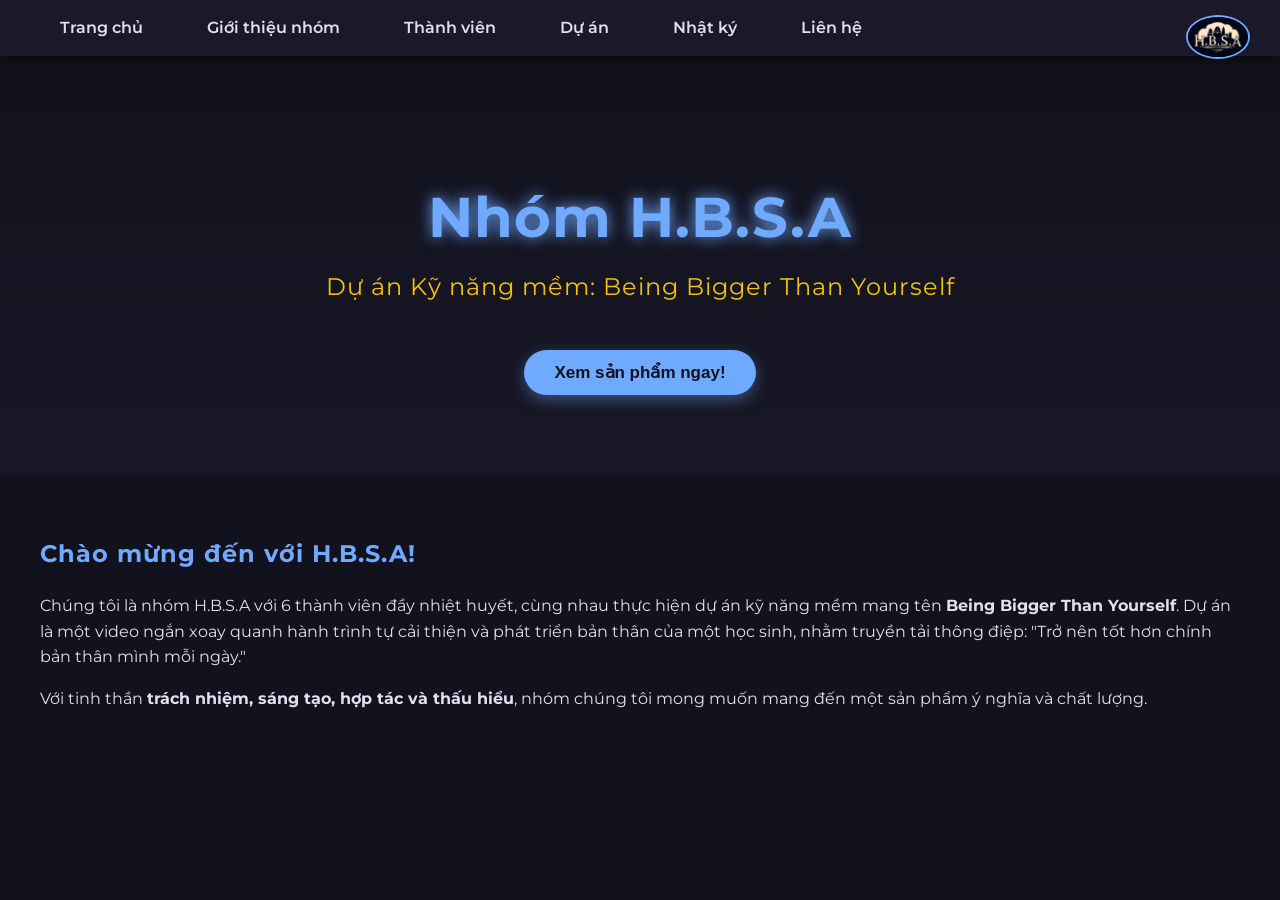
<file: index.html>
<!DOCTYPE html>
<html lang="vi">
<head>
    <meta charset="UTF-8">
    <title>H.B.S.A - Trang chủ</title>
    <link rel="stylesheet" href="style.css">
    <meta name="google-site-verification" content="i07SibPt_olWou39WCFELwC8qASmmsirfhjFAU1vPiI" />
    </head>
<body>
    <nav>
        <a href="index.html">Trang chủ</a>
        <a href="about.html">Giới thiệu nhóm</a>
        <a href="team.html">Thành viên</a>
        <a href="project.html">Dự án</a>
        <a href="diary.html">Nhật ký</a>
        <a href="contact.html">Liên hệ</a>
        
        <img src="logo.png.jpg" style="height:40px; float:right;" alt="H.B.S.A Logo">
    </nav>

    <header>
        <h1>Nhóm H.B.S.A</h1>
        <h3>Dự án Kỹ năng mềm: Being Bigger Than Yourself</h3>
        <button onclick="location.href='project.html'">Xem sản phẩm ngay!</button>
    </header>
    
    <div class="container content-wrapper"> 
        <h2>Chào mừng đến với H.B.S.A!</h2>
        <p>Chúng tôi là nhóm H.B.S.A với 6 thành viên đầy nhiệt huyết, cùng nhau thực hiện dự án kỹ năng mềm mang tên <strong>Being Bigger Than Yourself</strong>. Dự án là một video ngắn xoay quanh hành trình tự cải thiện và phát triển bản thân của một học sinh, nhằm truyền tải thông điệp: "Trở nên tốt hơn chính bản thân mình mỗi ngày."</p>
        <p>Với tinh thần <strong>trách nhiệm, sáng tạo, hợp tác và thấu hiểu</strong>, nhóm chúng tôi mong muốn mang đến một sản phẩm ý nghĩa và chất lượng.</p>
    </div>
</body>
</html>
</file>
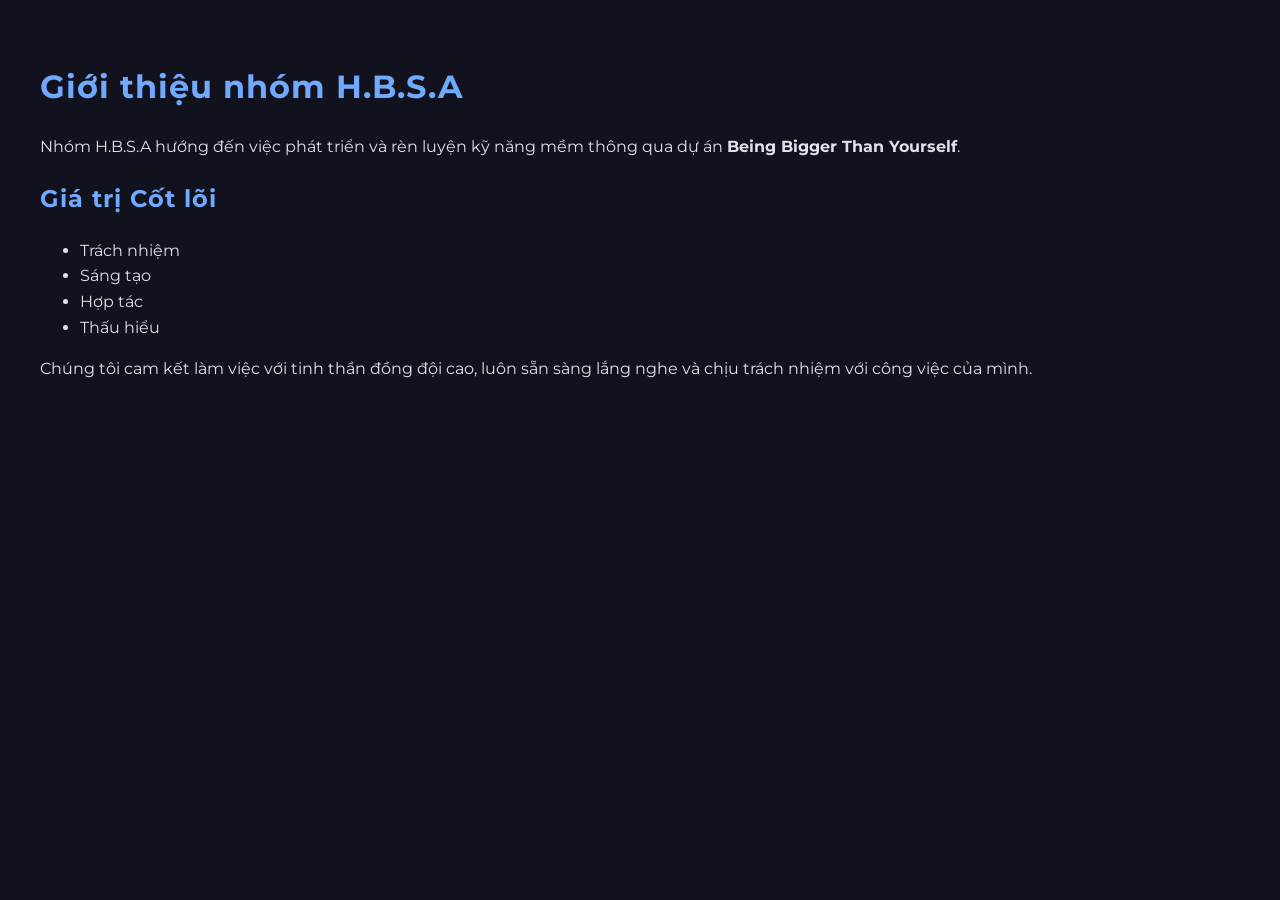
<file: about.html>
<!DOCTYPE html>
<html lang="vi">
<head>
<meta charset="UTF-8">
<title>Giới thiệu nhóm - H.B.S.A</title>
<link rel="stylesheet" href="style.css">
</head>
<body>
    <div class="container content-wrapper">
<h1>Giới thiệu nhóm H.B.S.A</h1>
<p>Nhóm H.B.S.A hướng đến việc phát triển và rèn luyện kỹ năng mềm thông qua dự án <strong>Being Bigger Than Yourself</strong>.</p>

<h2>Giá trị Cốt lõi</h2>
<ul>
    <li>Trách nhiệm</li>
    <li>Sáng tạo</li>
    <li>Hợp tác</li>
    <li>Thấu hiểu</li>
</ul>
<p>Chúng tôi cam kết làm việc với tinh thần đồng đội cao, luôn sẵn sàng lắng nghe và chịu trách nhiệm với công việc của mình.</p>
   </div>
</body>
</html>
</file>
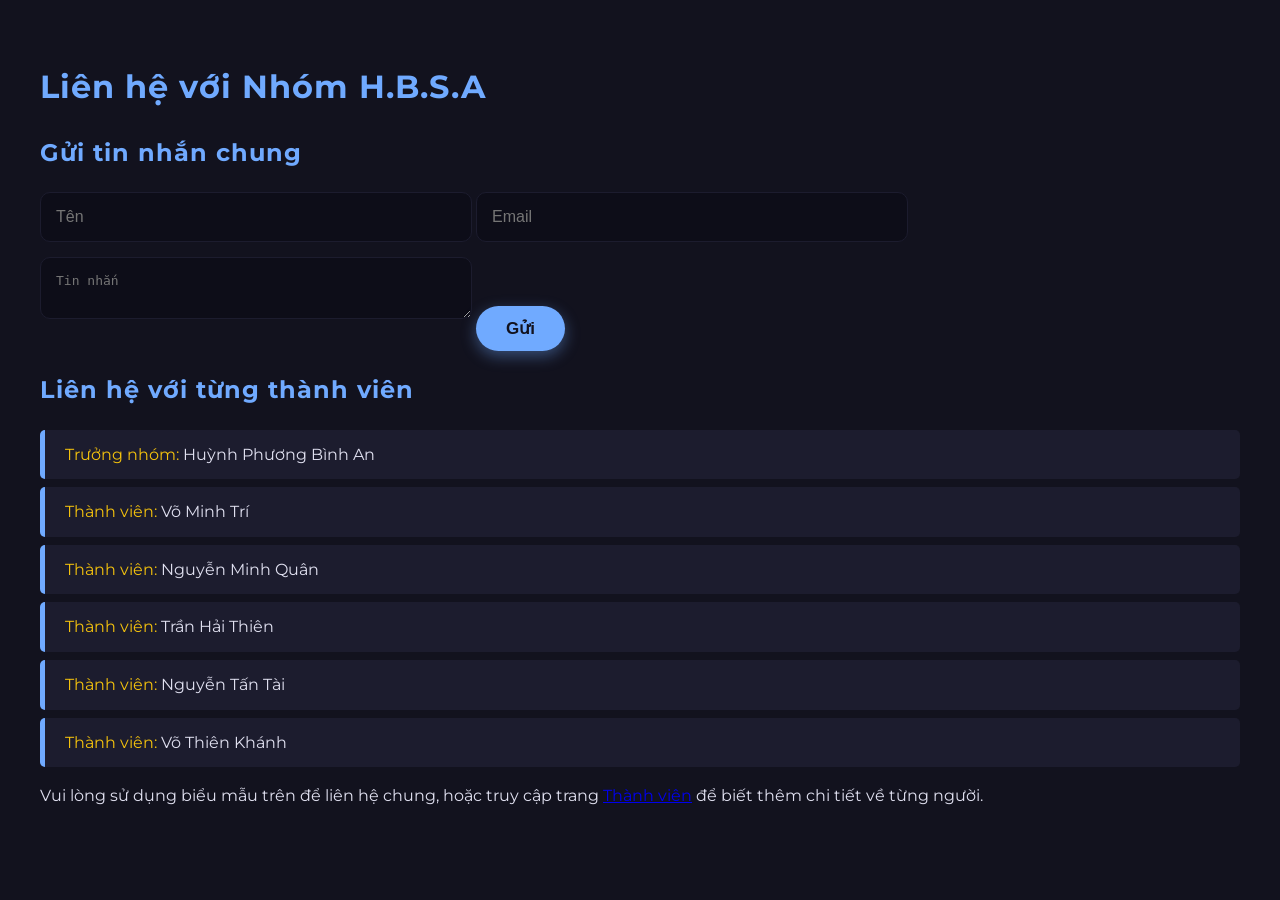
<file: contact.html>
<!DOCTYPE html>
<html lang="vi">
<head>
<meta charset="UTF-8">
<title>Liên hệ - H.B.S.A</title>
<link rel="stylesheet" href="style.css">
</head>
<body>
    <div class="container content-wrapper">
<h1>Liên hệ với Nhóm H.B.S.A</h1>

<h2>Gửi tin nhắn chung</h2>
<form>
<input type="text" placeholder="Tên">
<input type="email" placeholder="Email">
<textarea placeholder="Tin nhắn"></textarea>
<button>Gửi</button>
</form>

<h2>Liên hệ với từng thành viên</h2>
<div class="member-list">
    <div><span>Trưởng nhóm:</span> Huỳnh Phương Bình An</div>
    <div><span>Thành viên:</span> Võ Minh Trí</div>
    <div><span>Thành viên:</span> Nguyễn Minh Quân</div>
    <div><span>Thành viên:</span> Trần Hải Thiên</div>
    <div><span>Thành viên:</span> Nguyễn Tấn Tài</div>
    <div><span>Thành viên:</span> Võ Thiên Khánh</div>
</div>
<p>Vui lòng sử dụng biểu mẫu trên để liên hệ chung, hoặc truy cập trang <a href="team.html">Thành viên</a> để biết thêm chi tiết về từng người.</p>
</div>
</body>
</html>
</file>
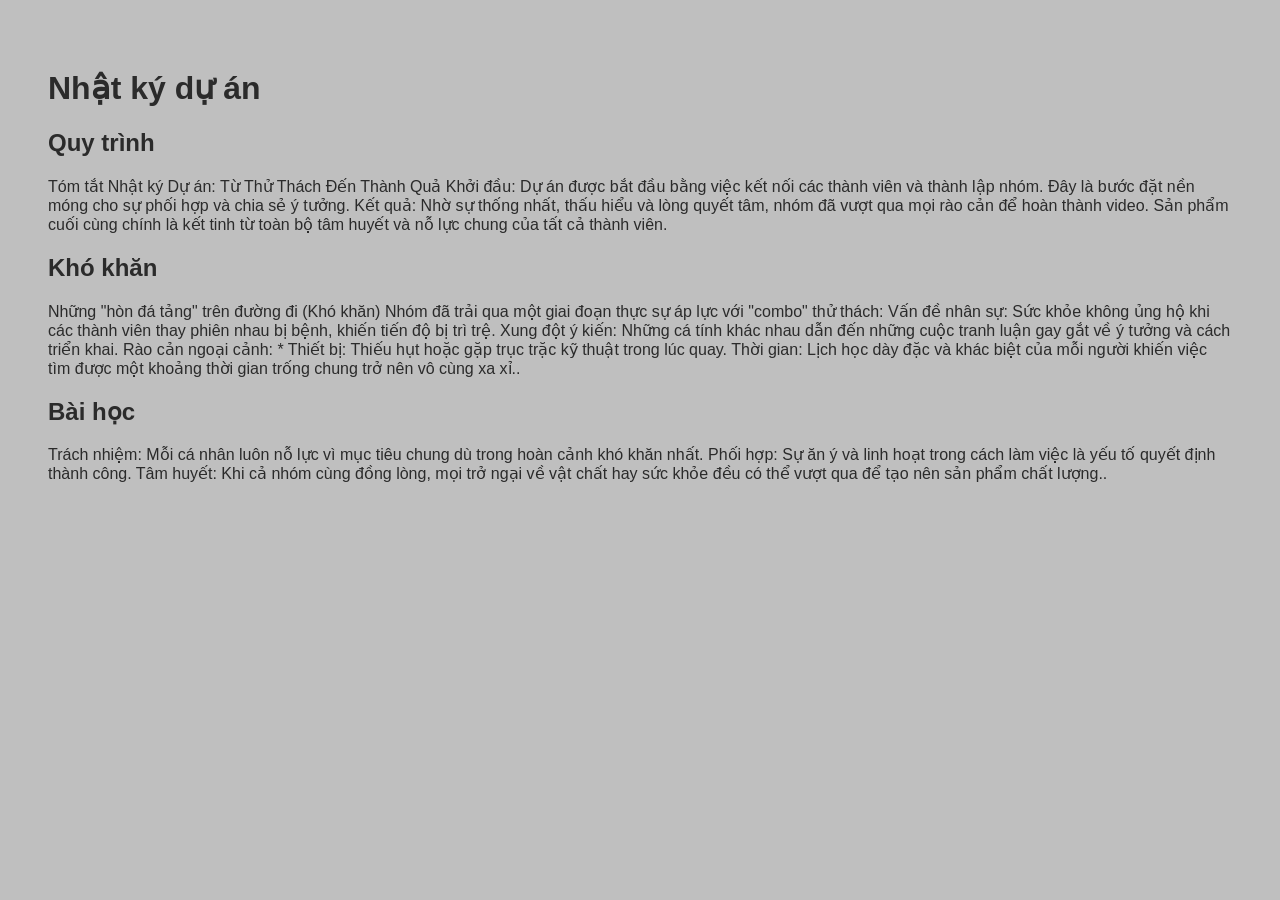
<file: diary.html>
<!DOCTYPE html>
<html lang="vi">
<head>
<meta charset="UTF-8">
<title>Nhật ký - H.B.S.A</title>
<style>
body { background:#bfbfbf; color:#e5e5e5; font-family:Arial; padding:40px; }
h1, h2 { color: #2b2b2b; } /* Thêm màu chữ cho tiêu đề */
p { color: #2b2b2b; } /* Thêm màu chữ cho đoạn văn */
</style>
</head>
<body>
<h1>Nhật ký dự án</h1>

<h2>Quy trình</h2>
<p>Tóm tắt Nhật ký Dự án: Từ Thử Thách Đến Thành Quả
Khởi đầu: Dự án được bắt đầu bằng việc kết nối các thành viên và thành lập nhóm. Đây là bước đặt nền móng cho sự phối hợp và chia sẻ ý tưởng.
Kết quả: Nhờ sự thống nhất, thấu hiểu và lòng quyết tâm, nhóm đã vượt qua mọi rào cản để hoàn thành video. Sản phẩm cuối cùng chính là kết tinh từ toàn bộ tâm huyết và nỗ lực chung của tất cả thành viên.</p>

<h2>Khó khăn</h2>
<p>Những "hòn đá tảng" trên đường đi (Khó khăn) Nhóm đã trải qua một giai đoạn thực sự áp lực với "combo" thử thách:

Vấn đề nhân sự: Sức khỏe không ủng hộ khi các thành viên thay phiên nhau bị bệnh, khiến tiến độ bị trì trệ.

Xung đột ý kiến: Những cá tính khác nhau dẫn đến những cuộc tranh luận gay gắt về ý tưởng và cách triển khai.

Rào cản ngoại cảnh: * Thiết bị: Thiếu hụt hoặc gặp trục trặc kỹ thuật trong lúc quay.

Thời gian: Lịch học dày đặc và khác biệt của mỗi người khiến việc tìm được một khoảng thời gian trống chung trở nên vô cùng xa xỉ..</p>

<h2>Bài học</h2>
<p>Trách nhiệm: Mỗi cá nhân luôn nỗ lực vì mục tiêu chung dù trong hoàn cảnh khó khăn nhất.

Phối hợp: Sự ăn ý và linh hoạt trong cách làm việc là yếu tố quyết định thành công.

Tâm huyết: Khi cả nhóm cùng đồng lòng, mọi trở ngại về vật chất hay sức khỏe đều có thể vượt qua để tạo nên sản phẩm chất lượng..</p>
</body>

</html>
</file>
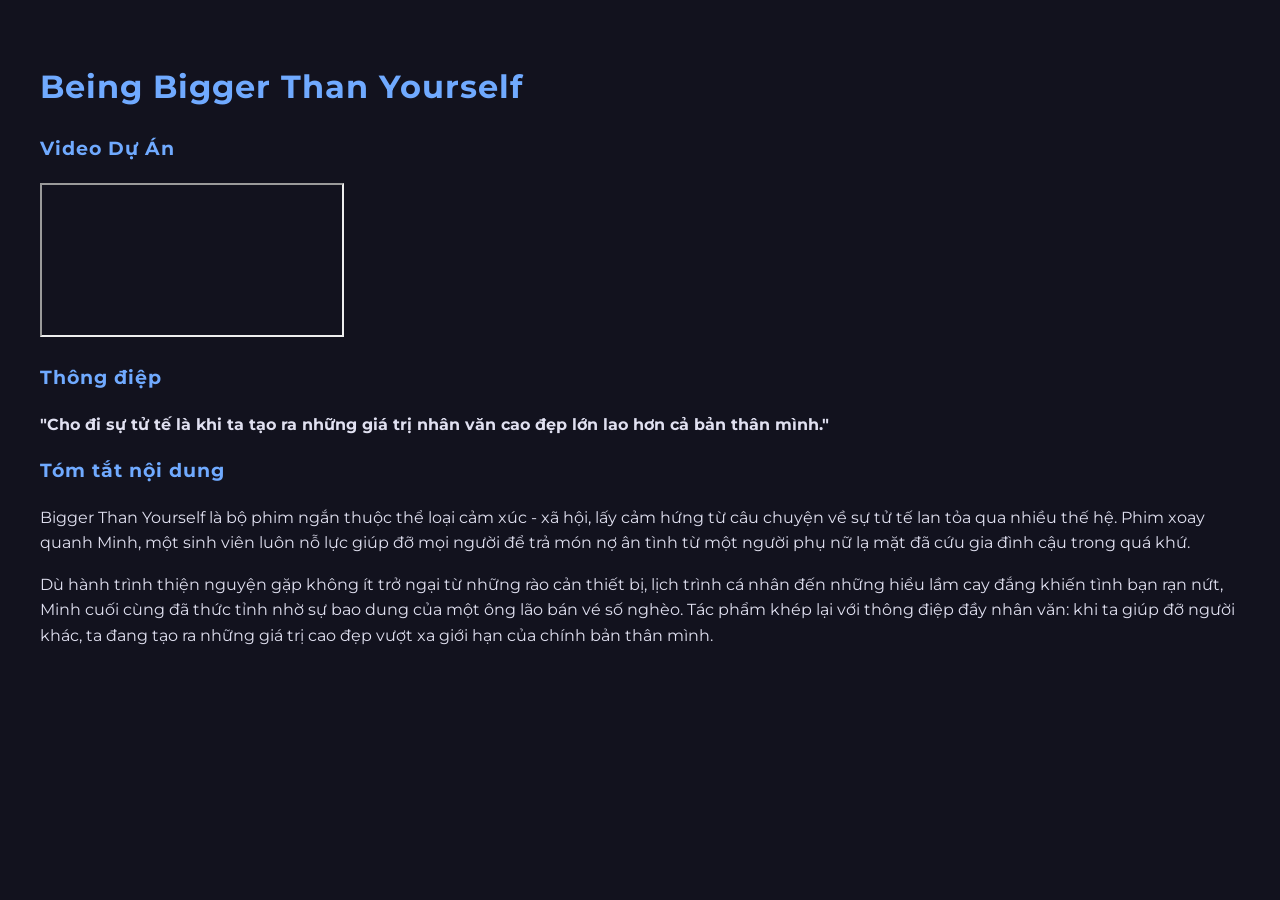
<file: project.html>
<!DOCTYPE html>
<html lang="vi">
<head>
    <meta charset="UTF-8">
    <meta name="viewport" content="width=device-width, initial-scale=1.0">
    <title>Dự án - H.B.S.A</title>
    <link rel="stylesheet" href="style.css">
</head>
<body>
    <div class="container content-wrapper">
        <h1>Being Bigger Than Yourself</h1>
        
        <h3>Video Dự Án</h3>
        <div class="video-container">
            <iframe 
                src="https://www.youtube.com/embed/ID_VIDEO_CUA_BAN" 
                allow="accelerometer; autoplay; clipboard-write; encrypted-media; gyroscope; picture-in-picture" 
                allowfullscreen>
            </iframe>
        </div>

        <h3>Thông điệp</h3>
        <p><strong>"Cho đi sự tử tế là khi ta tạo ra những giá trị nhân văn cao đẹp lớn lao hơn cả bản thân mình."</strong></p>

        <h3>Tóm tắt nội dung</h3>
        <p>Bigger Than Yourself là bộ phim ngắn thuộc thể loại cảm xúc - xã hội, lấy cảm hứng từ câu chuyện về sự tử tế lan tỏa qua nhiều thế hệ. Phim xoay quanh Minh, một sinh viên luôn nỗ lực giúp đỡ mọi người để trả món nợ ân tình từ một người phụ nữ lạ mặt đã cứu gia đình cậu trong quá khứ.</p>
        
        <p>Dù hành trình thiện nguyện gặp không ít trở ngại từ những rào cản thiết bị, lịch trình cá nhân đến những hiểu lầm cay đắng khiến tình bạn rạn nứt, Minh cuối cùng đã thức tỉnh nhờ sự bao dung của một ông lão bán vé số nghèo. Tác phẩm khép lại với thông điệp đầy nhân văn: khi ta giúp đỡ người khác, ta đang tạo ra những giá trị cao đẹp vượt xa giới hạn của chính bản thân mình.</p>
    </div>
</body>
</html>

</body>
</html>
</file>
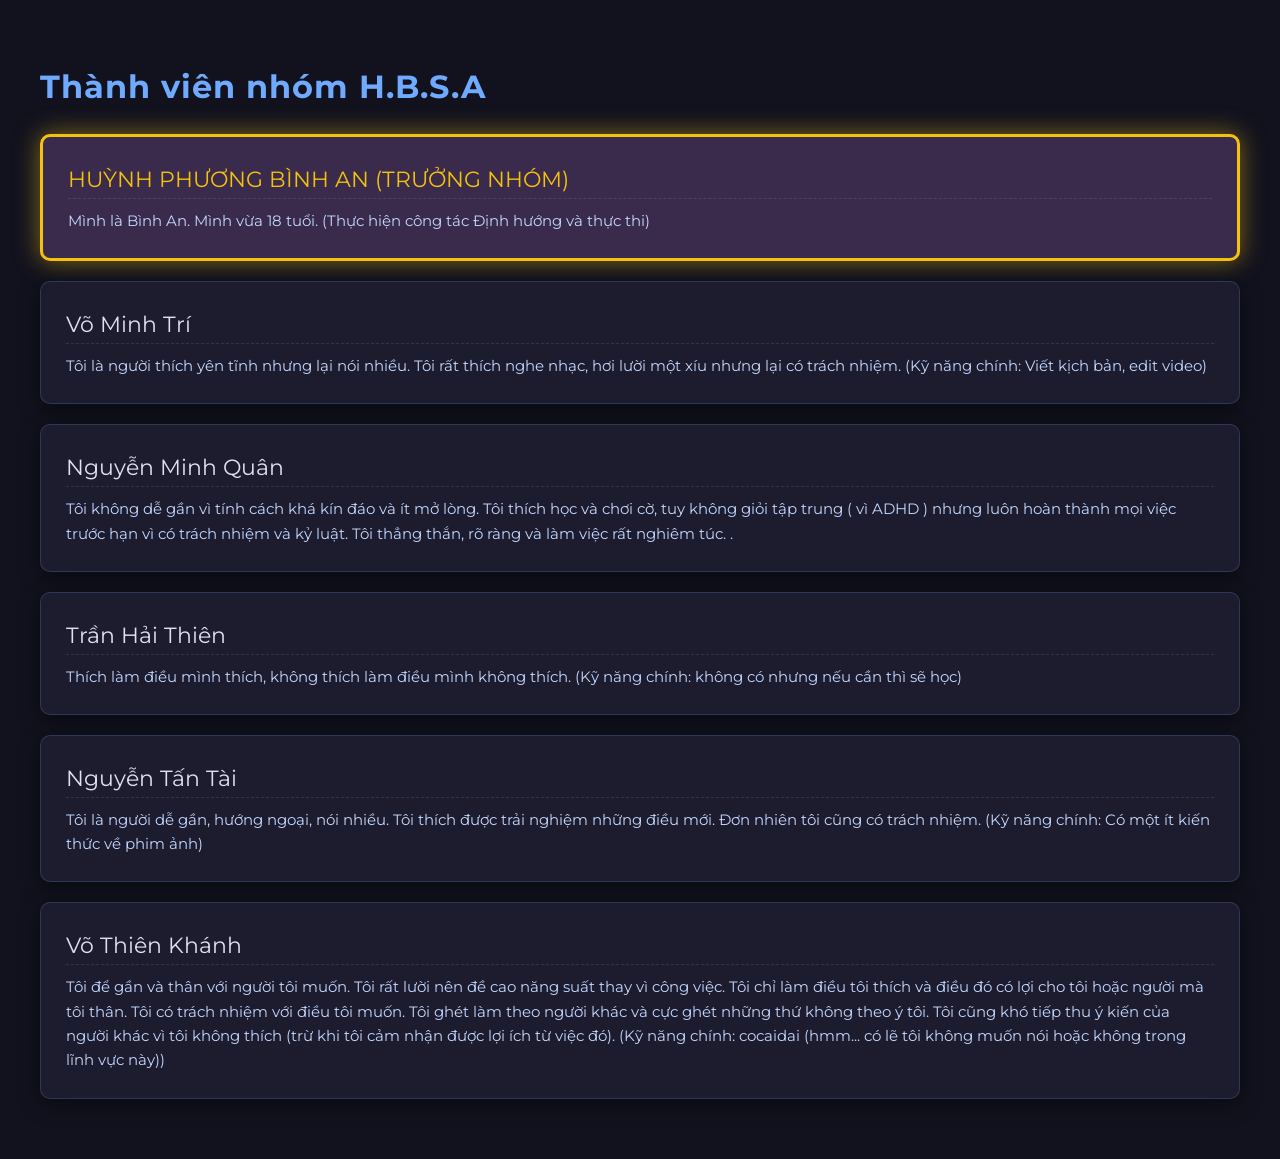
<file: team.html>
<!DOCTYPE html>
<html lang="vi">
<head>
<meta charset="UTF-8">
<title>Thành viên - H.B.S.A</title>
<link rel="stylesheet" href="style.css">
</head>
<body>
    <div class="container content-wrapper">
<h1>Thành viên nhóm H.B.S.A</h1>

<div class="card leader">
    <span class="name">HUỲNH PHƯƠNG BÌNH AN (Trưởng nhóm)</span>
    <div class="intro">Mình là Bình An. Mình vừa 18 tuổi. (Thực hiện công tác Định hướng và thực thi)</div>
</div>

<div class="card">
    <span class="name">Võ Minh Trí</span>
    <div class="intro">Tôi là người thích yên tĩnh nhưng lại nói nhiều. Tôi rất thích nghe nhạc, hơi lười một xíu nhưng lại có trách nhiệm. (Kỹ năng chính: Viết kịch bản, edit video)</div>
</div>

<div class="card">
    <span class="name">Nguyễn Minh Quân</span>
    <div class="intro">Tôi không dễ gần vì tính cách khá kín đáo và ít mở lòng. Tôi thích học và chơi cờ, tuy không giỏi tập trung ( vì ADHD ) nhưng luôn hoàn thành mọi việc trước hạn vì có trách nhiệm và kỷ luật. Tôi thẳng thắn, rõ ràng và làm việc rất nghiêm túc.
.</div>
</div>

<div class="card">
    <span class="name">Trần Hải Thiên</span>
    <div class="intro">Thích làm điều mình thích, không thích làm điều mình không thích. (Kỹ năng chính: không có nhưng nếu cần thì sẽ học)</div>
</div>

<div class="card">
    <span class="name">Nguyễn Tấn Tài</span>
    <div class="intro">Tôi là người dễ gần, hướng ngoại, nói nhiều. Tôi thích được trải nghiệm những điều mới. Đơn nhiên tôi cũng có trách nhiệm. (Kỹ năng chính: Có một ít kiến thức về phim ảnh)</div>
</div>

<div class="card">
    <span class="name">Võ Thiên Khánh</span>
    <div class="intro">Tôi để gần và thân với người tôi muốn. Tôi rất lười nên đề cao năng suất thay vì công việc. Tôi chỉ làm điều tôi thích và điều đó có lợi cho tôi hoặc người mà tôi thân. Tôi có trách nhiệm với điều tôi muốn. Tôi ghét làm theo người khác và cực ghét những thứ không theo ý tôi. Tôi cũng khó tiếp thu ý kiến của người khác vì tôi không thích (trừ khi tôi cảm nhận được lợi ích từ việc đó). (Kỹ năng chính: cocaidai (hmm... có lẽ tôi không muốn nói hoặc không trong lĩnh vực này))</div>
</div>
</div>

</body>

</html>
</file>
<file: style.css>
/* ---- 1. SETUP CHUNG (Galaxy Base) ---- */
@import url('https://fonts.googleapis.com/css2?family=Montserrat:wght@300;400;600;700&display=swap');

:root {
    --color-dark-deep: #12121e; /* Màu nền đen tím sâu thẳm */
    --color-dark-mid: #1c1c2e;  /* Màu thẻ card hơi sáng hơn */
    --color-text-light: #e0e0f0; /* Màu chữ trắng xanh nhạt */
    --color-text-accent: #c2d8ff; /* Màu chữ phụ, xanh sapphire */
    --color-accent-gold: #f4c20d; /* Màu nhấn chính (Vàng ánh kim/Sao) */
    --color-accent-blue: #70aaff; /* Màu nhấn phụ (Xanh Ngân hà) */
    --border-radius: 10px;
}

/* Hiệu ứng Fade-in chung khi tải trang */
@keyframes fadein {
    from { opacity: 0; transform: translateY(20px); }
    to { opacity: 1; transform: translateY(0); }
}

body {
    font-family: 'Montserrat', sans-serif;
    background-color: var(--color-dark-deep);
    color: var(--color-text-light);
    margin: 0;
    line-height: 1.6;
    animation: fadein 1s ease-out;
}

h1, h2, h3 {
    color: var(--color-accent-blue);
    font-weight: 700;
    letter-spacing: 1px;
}

/* ---- 2. NAVIGATION BAR (Thanh điều hướng) ---- */
nav {
    background: rgba(28, 28, 46, 0.8); /* Nền tối trong suốt */
    padding: 15px 30px;
    box-shadow: 0 4px 15px rgba(0, 0, 0, 0.5);
    position: sticky; /* Giữ thanh nav trên cùng */
    top: 0;
    z-index: 1000;
    backdrop-filter: blur(5px); /* Hiệu ứng mờ (nếu trình duyệt hỗ trợ) */
}

nav a {
    color: var(--color-text-light);
    margin: 0 15px;
    text-decoration: none;
    font-weight: 600;
    padding: 10px 15px;
    border-radius: var(--border-radius);
    transition: all 0.3s ease;
    position: relative;
    overflow: hidden; /* Dùng cho hiệu ứng lấp lánh */
}

nav a:hover {
    color: var(--color-accent-gold);
    background: var(--color-dark-mid);
    box-shadow: 0 0 10px var(--color-accent-gold); /* Ánh sáng lấp lánh */
    transform: translateY(-2px);
}

nav img {
    height: 40px;
    float: right;
    border-radius: 50%;
    border: 2px solid var(--color-accent-blue);
}

/* ---- 3. HEADER & BUTTONS (Tiêu đề và Nút) ---- */
header {
    padding: 80px 20px;
    text-align: center;
    background: linear-gradient(180deg, var(--color-dark-deep) 0%, rgba(28, 28, 46, 0.5) 100%);
}

header h1 {
    font-size: 3.5em;
    margin-bottom: 5px;
    text-shadow: 0 0 15px var(--color-accent-blue); /* Ánh sáng Ngân hà */
}

header h3 {
    color: var(--color-accent-gold);
    font-weight: 400;
    font-size: 1.5em;
    margin-top: 0;
}

button {
    padding: 12px 30px;
    border: none;
    border-radius: 50px; /* Nút tròn, mềm mại */
    background: var(--color-accent-blue);
    color: var(--color-dark-deep);
    cursor: pointer;
    transition: all 0.3s ease;
    font-size: 17px;
    font-weight: 700;
    margin-top: 20px;
    box-shadow: 0 5px 15px rgba(112, 170, 255, 0.4);
}

button:hover {
    background: var(--color-accent-gold);
    color: var(--color-dark-deep);
    transform: scale(1.05) translateY(-3px);
    box-shadow: 0 8px 20px rgba(244, 194, 13, 0.6);
}

/* ---- 4. CARD VÀ CONTENT CHUNG (Giới thiệu, Thành viên) ---- */
.container {
    max-width: 1200px;
    margin: 0 auto;
    padding: 20px;
}

.card {
    background: var(--color-dark-mid);
    padding: 25px;
    margin: 20px 0;
    border-radius: var(--border-radius);
    box-shadow: 0 5px 20px rgba(0, 0, 0, 0.5);
    border: 1px solid rgba(112, 170, 255, 0.2); /* Viền mỏng */
    transition: all 0.4s cubic-bezier(0.25, 0.8, 0.25, 1);
}

.card:hover {
    transform: translateY(-5px);
    box-shadow: 0 10px 30px rgba(0, 0, 0, 0.7), 0 0 15px rgba(244, 194, 13, 0.3);
}

/* ---- 5. TEAM.HTML SPECIFIC (Trang Thành viên) ---- */
.card .name {
    font-size: 1.4em;
    margin-bottom: 10px;
    color: var(--color-text-light); /* Đặt lại màu chữ trắng để nền thẻ tối */
}

.card .intro {
    font-style: normal;
    font-size: 0.95em;
    border-top: 1px dashed rgba(255, 255, 255, 0.1);
    padding-top: 10px;
    color: var(--color-text-accent);
}

.leader {
    border: 3px solid var(--color-accent-gold);
    background: #3a2b4d; /* Nền tối tím đậm hơn cho Trưởng nhóm */
    box-shadow: 0 0 25px rgba(244, 194, 13, 0.5); /* Hiệu ứng tỏa sáng */
}

.leader .name {
    color: var(--color-accent-gold); /* Tên Trưởng nhóm nổi bật */
    text-transform: uppercase;
}

/* ---- 6. ABOUT.HTML SPECIFIC (Giá trị Cốt lõi) ---- */
#about-content ul {
    list-style: none;
    padding: 0;
    display: flex;
    justify-content: center;
    flex-wrap: wrap;
    gap: 20px;
    margin-top: 30px;
}

#about-content li {
    background: var(--color-dark-mid);
    padding: 15px 25px;
    border-radius: 50px; /* Hình viên thuốc */
    border: 2px solid var(--color-accent-blue);
    font-weight: 600;
    color: var(--color-text-light);
    transition: background 0.3s;
}

#about-content li:hover {
    background: var(--color-accent-blue);
    color: var(--color-dark-deep);
}

/* ---- 7. CONTACT.HTML SPECIFIC (Form và Danh sách liên hệ) ---- */
form input,
form textarea {
    width: 100%;
    max-width: 400px;
    padding: 15px;
    margin-bottom: 15px;
    border-radius: var(--border-radius);
    border: 1px solid var(--color-dark-mid);
    background: #0d0d18; /* Nền input tối hơn */
    color: var(--color-text-light);
    font-size: 1em;
    transition: border-color 0.3s, box-shadow 0.3s;
}

form input:focus,
form textarea:focus {
    outline: none;
    border-color: var(--color-accent-gold);
    box-shadow: 0 0 10px rgba(244, 194, 13, 0.4);
}

.member-list div {
    background: var(--color-dark-mid);
    color: var(--color-text-light);
    padding: 12px 20px;
    margin-bottom: 8px;
    border-radius: 5px;
    border-left: 5px solid var(--color-accent-blue);
}

.member-list span {
    color: var(--color-accent-gold);
}

/* TẠO LẠI CẤU TRÚC CHO TẤT CẢ CÁC TỆP HTML */
.content-wrapper {
    padding: 40px 20px;
}
</file>
